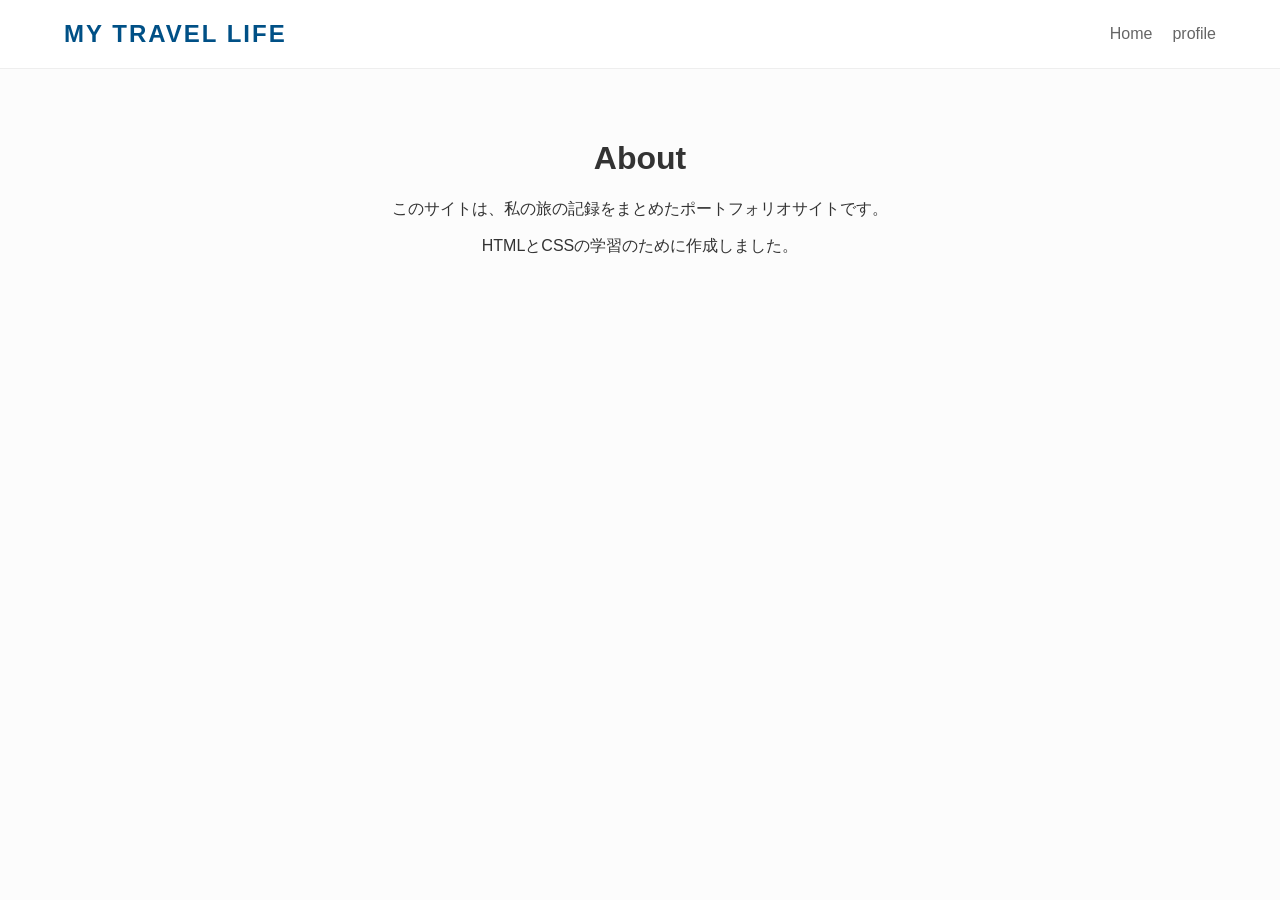
<file: adout.html>
<!DOCTYPE html>
<html lang="ja">
<head>
    <meta charset="UTF-8">
    <meta name="viewport" content="width=device-width, initial-scale=1.0">
    <title>About - 横井のページ</title>
    <link rel="stylesheet" href="style.css">
</head>
<body>
    <header class="header">
        <div class="logo">My travel life</div>
        <nav class="nav">
            <ul>
                <li><a href="index.html">Home</a></li>
                <li><a href="profile.html">profile</a></li>
            </ul>
        </nav>
    </header>

    <main style="padding: 50px; text-align: center;">
        <h1>About</h1>
        <p>このサイトは、私の旅の記録をまとめたポートフォリオサイトです。</p>
        <p>HTMLとCSSの学習のために作成しました。</p>
    </main>
</body>
</html>
</file>
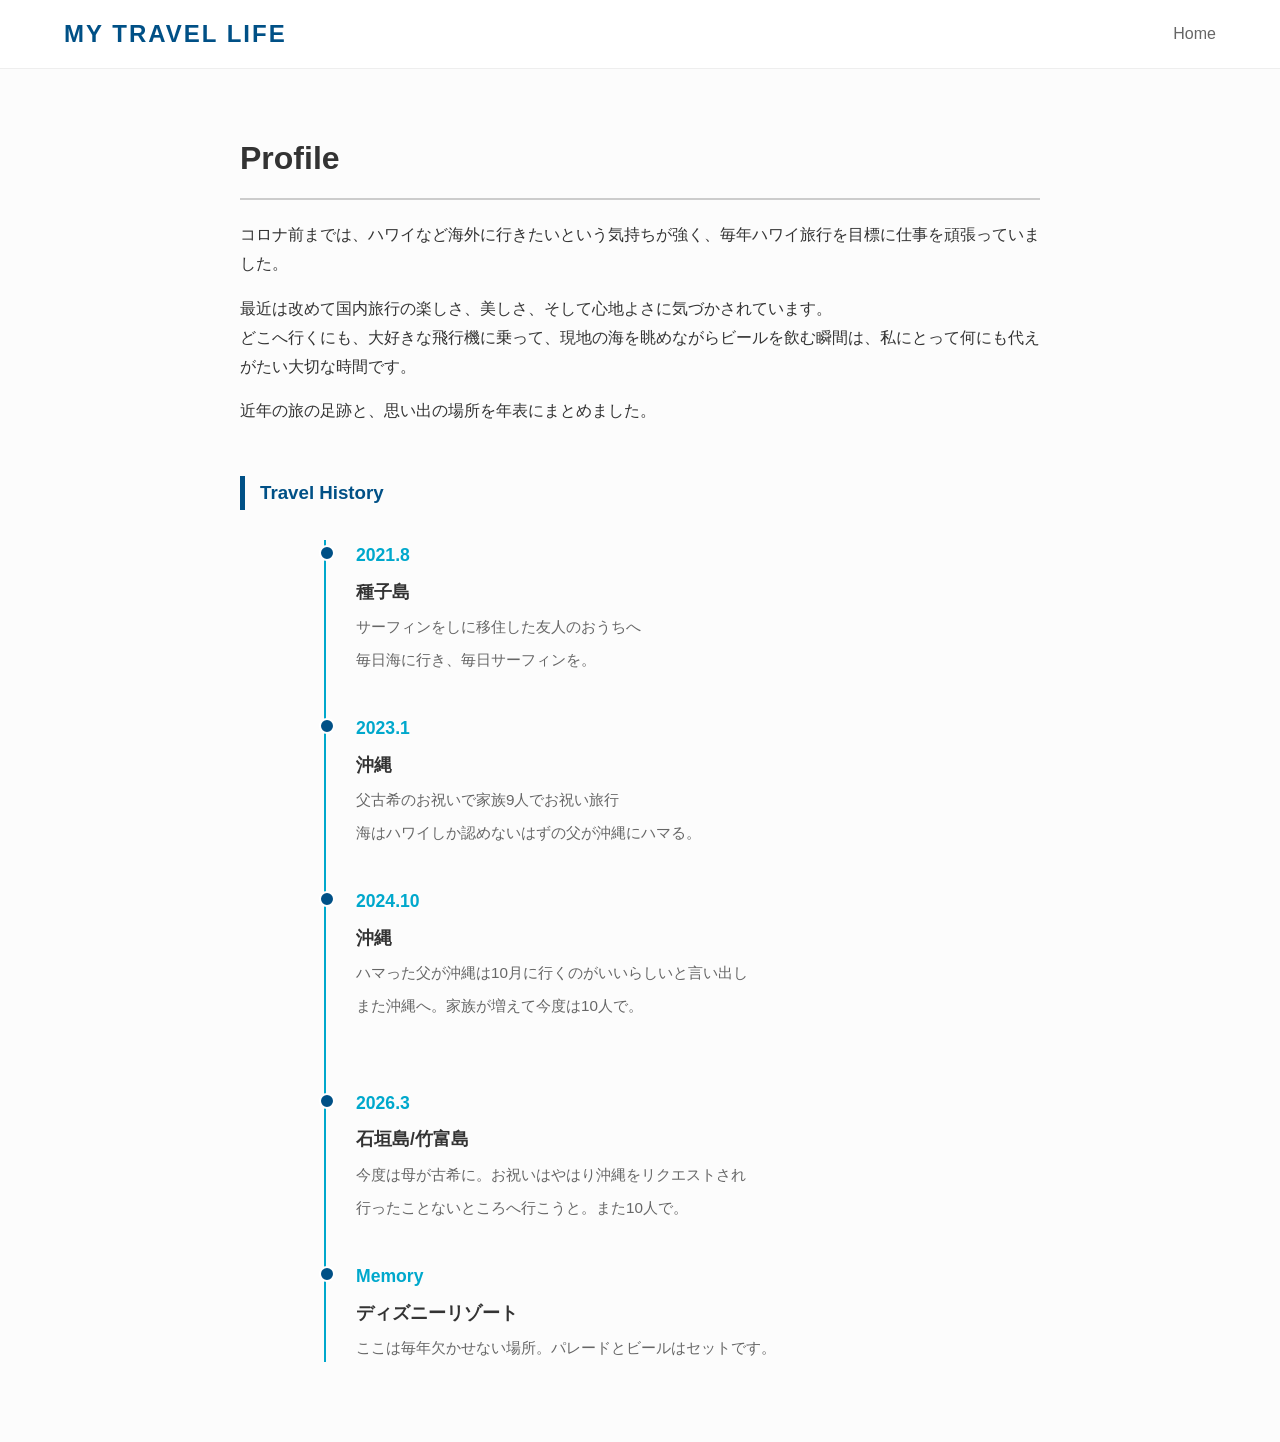
<file: profile.html>
<!DOCTYPE html>
<html lang="ja">
<head>
    <meta charset="UTF-8">
    <meta name="viewport" content="width=device-width, initial-scale=1.0">
    <title>Profile - 横井のページ</title>
    <link rel="stylesheet" href="style.css">
</head>
<body>
    <header class="header">
        <div class="logo">My travel life</div>
        <nav class="nav">
            <ul>
                <li><a href="index.html">Home</a></li>
             </ul>
        </nav>
    </header>

    <main style="padding: 40px; max-width: 800px; margin: 0 auto; line-height: 1.8;">
        <h1 style="border-bottom: 2px solid #ccc; padding-bottom: 10px;">Profile</h1>
        <section style="margin-bottom: 40px; text-align: left;">
        <p>
            コロナ前までは、ハワイなど海外に行きたいという気持ちが強く、毎年ハワイ旅行を目標に仕事を頑張っていました。
        </p>
        <p>
            最近は改めて国内旅行の楽しさ、美しさ、そして心地よさに気づかされています。<br>
            どこへ行くにも、大好きな飛行機に乗って、現地の海を眺めながらビールを飲む瞬間は、私にとって何にも代えがたい大切な時間です。
        </p>
        <p>近年の旅の足跡と、思い出の場所を年表にまとめました。</p>
    </section>

        <section style="margin-top: 50px;">
        <h3 style="color: #005086; border-left: 5px solid #005086; padding-left: 15px; margin-bottom: 30px;">Travel History</h3>
        
        <div class="timeline">
            <div class="timeline-item">
                <div class="timeline-date">2021.8</div>
                <div class="timeline-content">
                    <h4>種子島</h4>
                    <p>サーフィンをしに移住した友人のおうちへ</p>
                    <p>毎日海に行き、毎日サーフィンを。</p>
                </div>
            </div>

            <div class="timeline-item">
                <div class="timeline-date">2023.1</div>
                <div class="timeline-content">
                    <h4>沖縄</h4>
                    <p>父古希のお祝いで家族9人でお祝い旅行</p>
                    <p>海はハワイしか認めないはずの父が沖縄にハマる。</p>
                </div>
            </div>

            <div class="timeline-item">
                <div class="timeline-date">2024.10</div>
                <div class="timeline-content">
                    <h4>沖縄</h4>
                    <p>ハマった父が沖縄は10月に行くのがいいらしいと言い出し</p>
                    <p>また沖縄へ。家族が増えて今度は10人で。</p>
                </div>
            </div>
　　　　　　　<div class="timeline-item">
                <div class="timeline-date">2026.3</div>
                <div class="timeline-content">
                    <h4>石垣島/竹富島</h4>
                    <p>今度は母が古希に。お祝いはやはり沖縄をリクエストされ</p></p>
                    <p>行ったことないところへ行こうと。また10人で。</p>
                </div>
            </div>
            <div class="timeline-item">
                <div class="timeline-date">Memory</div>
                <div class="timeline-content">
                    <h4>ディズニーリゾート</h4>
                    <p>ここは毎年欠かせない場所。パレードとビールはセットです。</p>
                </div>
            </div>
        </div>
    </section>
    </main>
</body>
</html>
</file>
<file: style.css>
/* 全体の設定 */
body {
    margin: 0;
    padding: 0;
    font-family: "Helvetica Neue", Arial, "Hiragino Kaku Gothic ProN", "Hiragino Sans", sans-serif;
    color: #333;
    background-color: #fcfcfc; /* ほんのり明るいグレー */
}

/* ヘッダー：海や空をイメージした青系 */
.header {
    display: flex;
    justify-content: space-between;
    align-items: center;
    padding: 20px 5%;
    background-color: #ffffff;
    border-bottom: 1px solid #eee;
    position: sticky; /* スクロールしても上についてくる */
    top: 0;
    z-index: 100;
}

.logo {
    font-size: 24px;
    font-weight: bold;
    letter-spacing: 2px;
    color: #005086; /* 深みのある海の色 */
    text-transform: uppercase;
}

/* ナビゲーション */
.nav ul {
    list-style: none;
    display: flex;
    gap: 20px;
    margin: 0;
    padding: 0;
}

.nav a {
    text-decoration: none;
    color: #666;
    font-weight: 500;
    transition: color 0.3s; /* ふわっと色が変わる */
}

.nav a:hover {
    color: #00a8cc; /* ホバーすると明るい空の色に */
}

/* メインのギャラリー部分（index.html用） */
.gallery {
    display: grid;
    grid-template-columns: repeat(auto-fit, minmax(300px, 1fr));
    gap: 15px;
    padding: 20px;
    max-width: 1200px;
    margin: 0 auto;
}

.photo img {
    width: 100%;
    height: 300px;
    object-fit: cover; /* 画像を綺麗に正方形に収める */
    border-radius: 8px; /* 角を少し丸く */
    transition: transform 0.3s; /* 動く演出 */
}

.photo img:hover {
    transform: scale(1.03); /* マウスを乗せると少し大きく */
    box-shadow: 0 10px 20px rgba(0,0,0,0.1);
}

/* プロフィールやアバウトの本文用 */
main {
    animation: fadeIn 1s ease-in; /* じわっと表示される */
}

@keyframes fadeIn {
    from { opacity: 0; }
    to { opacity: 1; }
}

/* 年表（タイムライン）のスタイル */
.timeline {
    position: relative;
    max-width: 600px;
    margin: 0 auto;
    padding-left: 30px;
    border-left: 2px solid #00a8cc; /* 年表の縦線 */
    text-align: left;
}

.timeline-item {
    position: relative;
    margin-bottom: 40px;
}

/* 年表の「点」 */
.timeline-item::before {
    content: "";
    position: absolute;
    left: -37px;
    top: 5px;
    width: 12px;
    height: 12px;
    background-color: #005086;
    border: 2px solid #fff;
    border-radius: 50%;
}

.timeline-date {
    font-weight: bold;
    color: #00a8cc;
    font-size: 1.1em;
    margin-bottom: 5px;
}

.timeline-content h4 {
    margin: 0;
    font-size: 1.1em;
    color: #333;
}

.timeline-content p {
    margin: 5px 0 0;
    font-size: 0.95em;
    color: #666;
}
</file>
